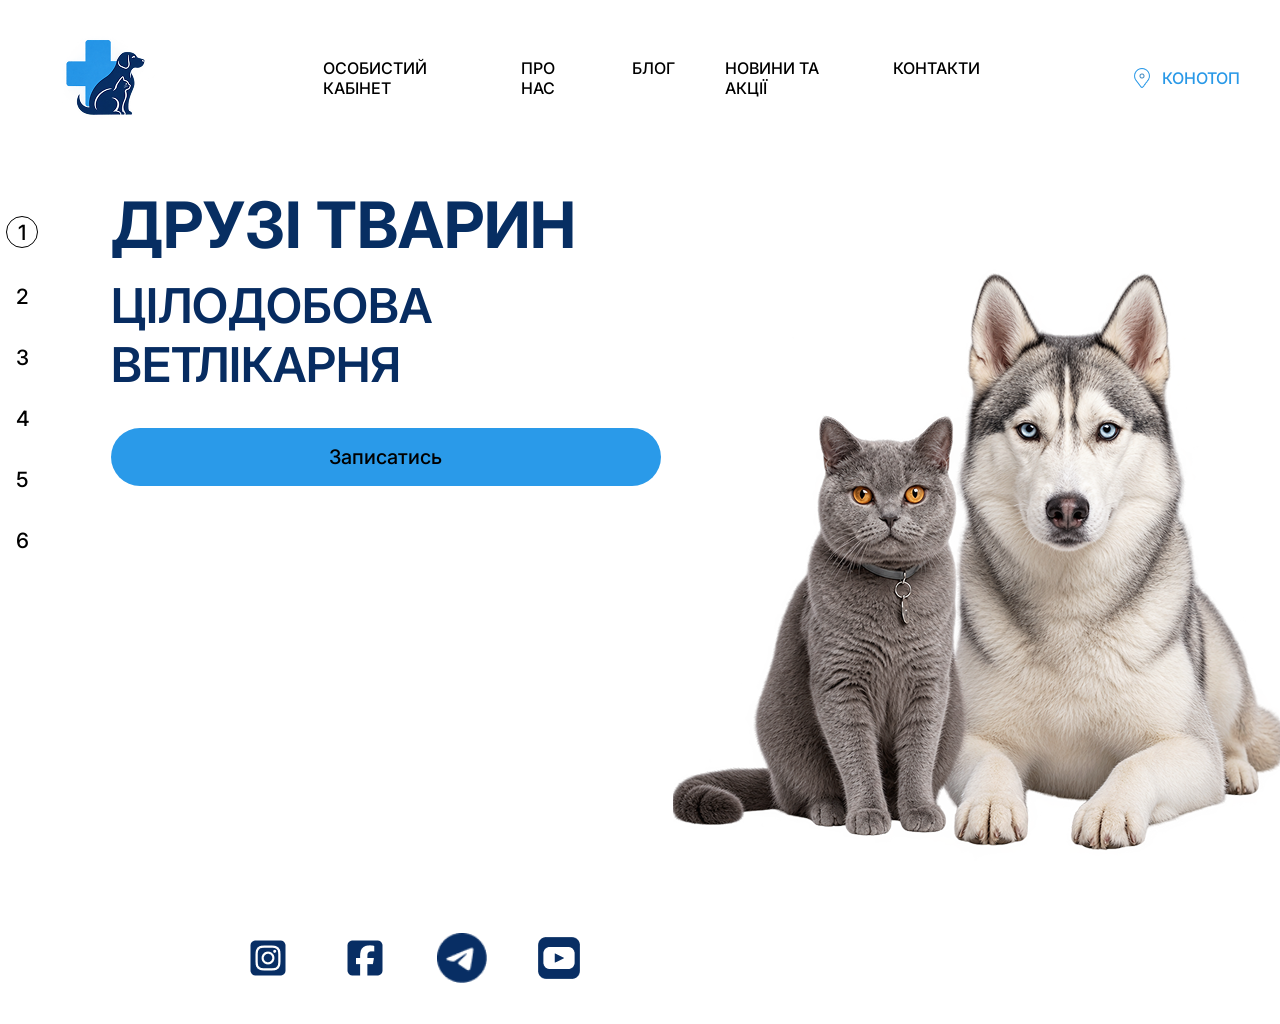
<file: index.html>
<!DOCTYPE html>
<html lang="uk">

<head>
  <meta charset="UTF-8">
  <meta name="google-site-verification" content="P6UcCsMy57W061qq0EUfcypQMmhn5MrNmylRjhuH7bE" />
  <meta name="viewport" content="width=device-width, initial-scale=1.0">
  <title>Головна | Друзі Тварин</title>
  <meta name="description"
    content="Цілодобова ветеринарна клініка в Конотопі. Професійний догляд за вашими улюбленцями.">
  <link href="https://fonts.googleapis.com/css2?family=Inter:wght@500;600;700&display=swap" rel="stylesheet">
  <link rel="stylesheet" href="style.css">
</head>

<body>
<script src="script/script.js"></script>
  <!-- Шапка сайту -->
  <header class="header">
    <div class="logo">
      <img src="logo.png" alt="Логотип Друзі Тварин">
    </div>
    <nav class="navigation">
      <ul>
        <li><a href="#">ОСОБИСТИЙ КАБІНЕТ</a></li>
        <li><a href="about.html">ПРО НАС</a></li>
        <li><a href="#">БЛОГ</a></li>
        <li><a href="#">НОВИНИ ТА АКЦІЇ</a></li>
        <li><a href="contacts.html">КОНТАКТИ</a></li>
      </ul>
    </nav>
  <div class="location">
    <img src="location-icon.png" alt="Іконка локації">
    <a href="#">КОНОТОП</a>
  </div>
  </header>

  <!-- Основний контент -->
  <main class="container">

<!-- Бокове меню (пагінація) -->
<aside class="sidebar">
  <nav>
    <ul>
      <li class="circle is-active"><a href="index.html">1</a></li>
      <li><a href="page2.html">2</a></li>
      <li><a href="about.html">3</a></li>
      <li><a href="contacts.html">4</a></li>
      <li><a href="recording.html">5</a></li>
      <li><a href="#">6</a></li>
    </ul>
  </nav>
</aside>

    <!-- Секція з текстом та фото (Hero) -->
    <section class="hero-section">
      <div class="text-content">
        <h1>ДРУЗІ ТВАРИН</h1>
        <h2>цілодобова<br>ветлікарня</h2>
        <a href="recording.html" class="btn-primary">Записатись</a>
      </div>
      <div class="image-content">
        <img src="cat-and-dog.png" alt="Собака та кіт">
      </div>
    </section>

  </main>

  <!-- Підвал із соцмережами -->
  <footer class="footer-socials">
<ul>
  <li><a href="https://www.instagram.com/" target="_blank"><img src="instagram-icon.png" alt="Instagram"></a></li>
  <li><a href="https://www.facebook.com/" target="_blank"><img src="facebook-icon.png" alt="Facebook"></a></li>
  <li><a href="https://t.me/" target="_blank"><img src="telegram-icon.png" alt="Telegram"></a></li>
  <li><a href="https://www.youtube.com/" target="_blank"><img src="youtube-icon.png" alt="YouTube"></a></li>
</ul>
  </footer>

</body>

</html>
</file>
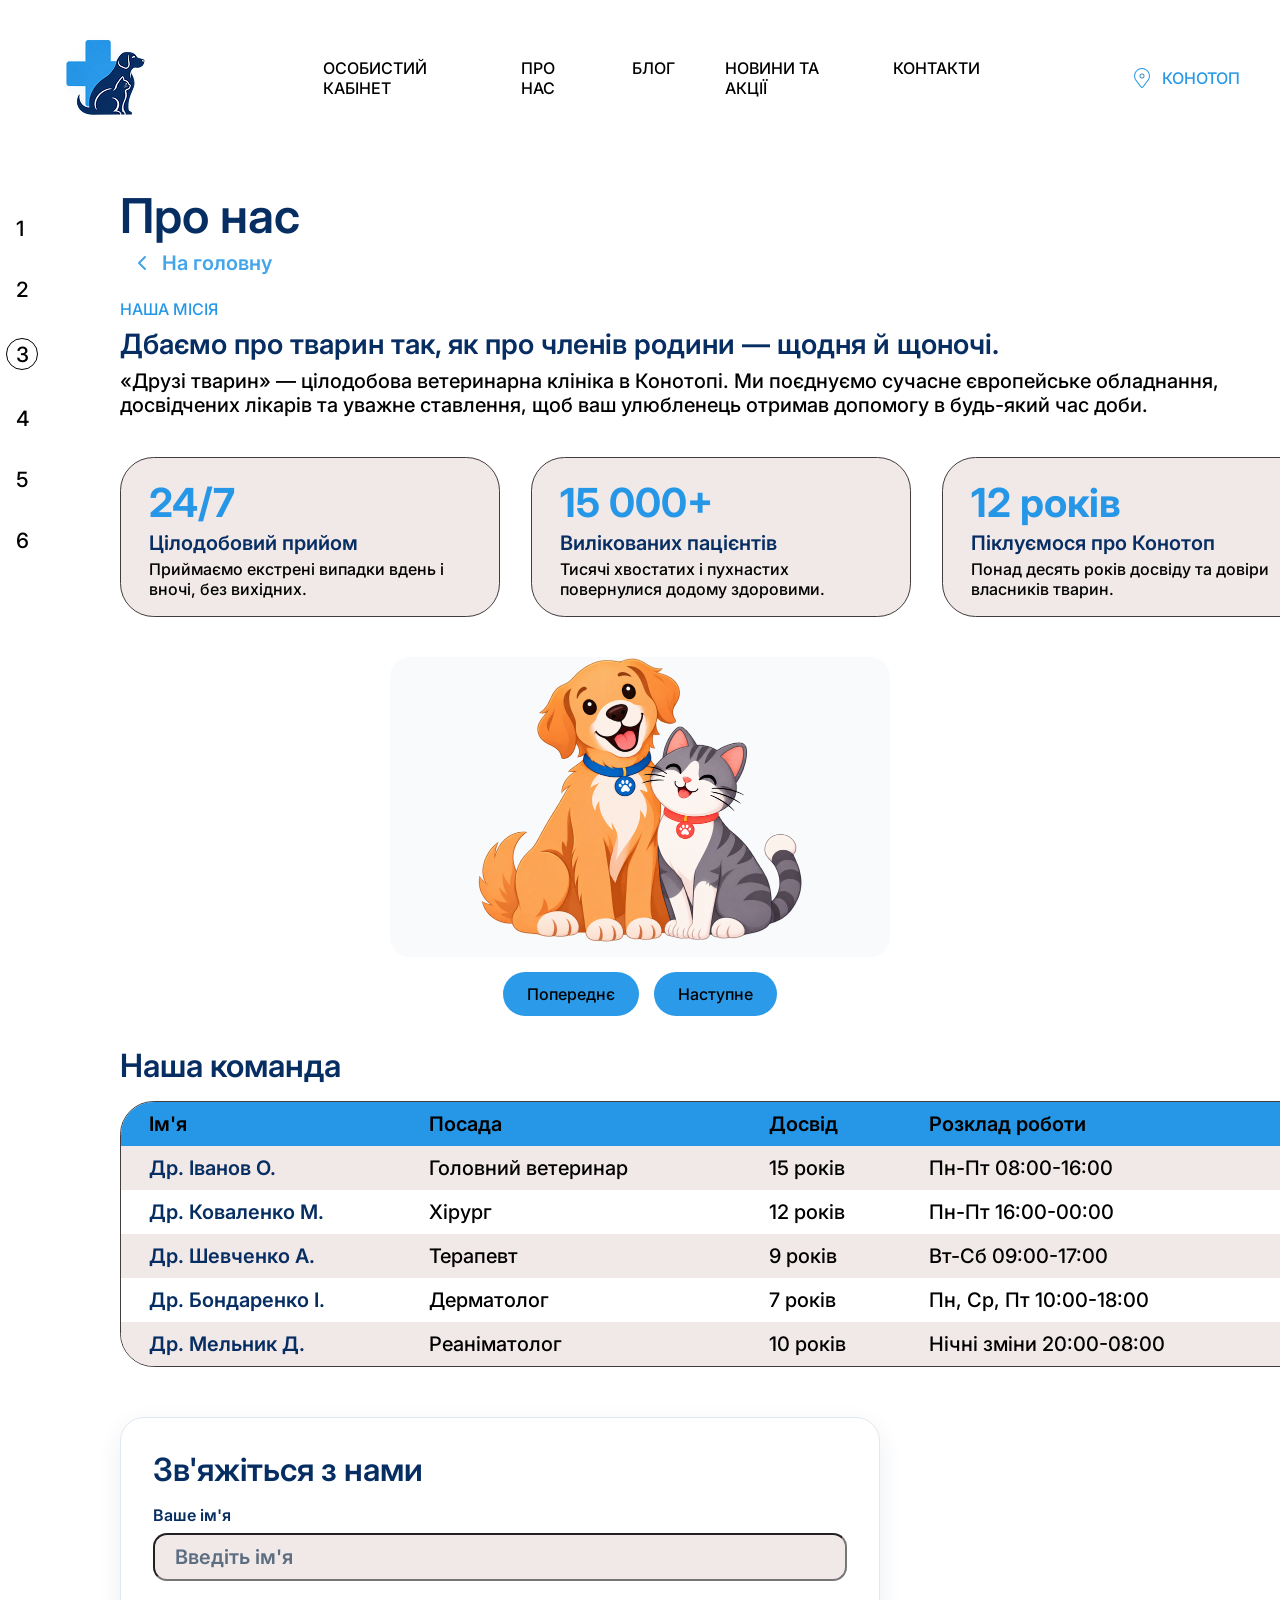
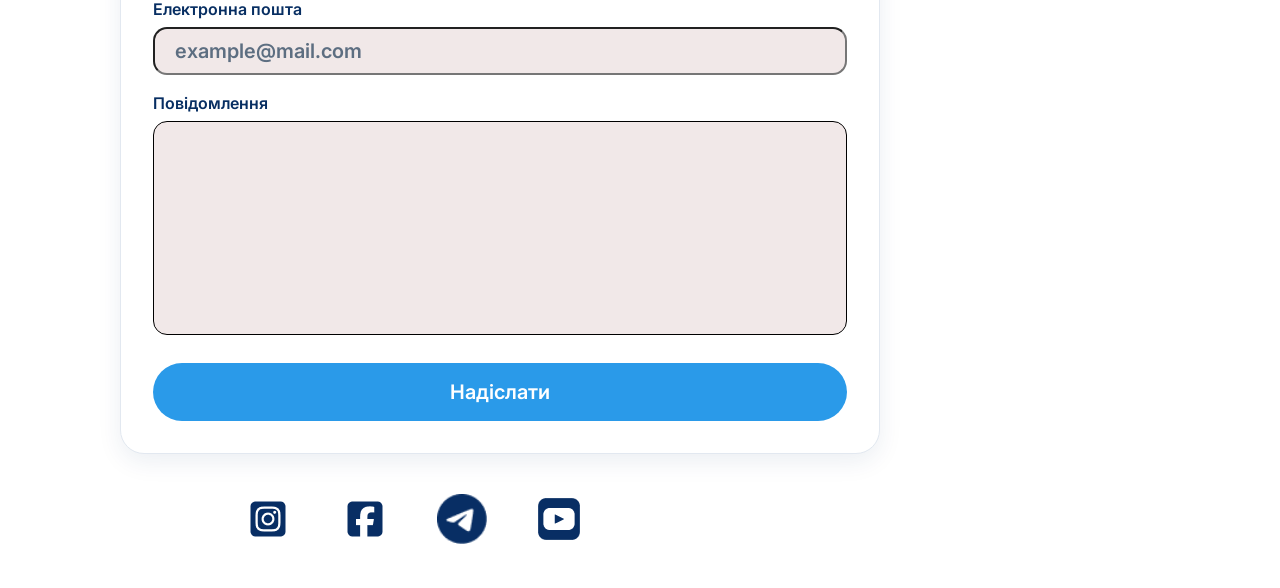
<file: about.html>
<!DOCTYPE html>
<html lang="uk">

<head>
  <meta charset="UTF-8">
  <meta name="viewport" content="width=device-width, initial-scale=1.0">
  <title>Про нас | Друзі Тварин</title>
  <link href="https://fonts.googleapis.com/css2?family=Inter:wght@500;600;700&display=swap" rel="stylesheet">
  <link rel="stylesheet" href="style.css">
</head>

<body>
<script src="script/script.js"></script>
  <!-- Шапка сайту (повністю ідентична головній сторінці) -->
  <header class="header">
    <div class="logo">
      <img src="logo.png" alt="Логотип Друзі Тварин">
    </div>
    <nav class="navigation">
      <ul>
        <li><a href="#">ОСОБИСТИЙ КАБІНЕТ</a></li>
        <li><a href="about.html">ПРО НАС</a></li>
        <li><a href="#">БЛОГ</a></li>
        <li><a href="#">НОВИНИ ТА АКЦІЇ</a></li>
        <li><a href="contacts.html">КОНТАКТИ</a></li>
      </ul>
    </nav>
    <div class="location">
      <img src="location-icon.png" alt="Іконка локації">
      <a href="#">КОНОТОП</a>
    </div>
  </header>

  <!-- Основний контент сторінки "Про нас" -->
  <main class="about-container">
<!-- Бокове меню (пагінація) -->
<aside class="sidebar">
  <nav>
    <ul>
      <li><a href="index.html">1</a></li>
      <li><a href="page2.html">2</a></li>
      <li class="circle is-active"><a href="about.html">3</a></li>
      <li><a href="contacts.html">4</a></li>
      <li><a href="recording.html">5</a></li>
      <li><a href="#">6</a></li>
    </ul>
  </nav>
</aside>
    <h1 class="page-title">Про нас</h1>

    <!-- Кнопка назад -->
    <a href="index.html" class="back-link">
      <!-- Векторна стрілочка з Figma -->
      <svg width="24" height="24" viewBox="0 0 24 24" fill="none" xmlns="http://www.w3.org/2000/svg">
        <path d="M15 18L9 12L15 6" stroke="#43A5EA" stroke-width="2" stroke-linecap="round" stroke-linejoin="round" />
      </svg>
      На головну
    </a>

    <!-- Секція: Наша місія -->
    <section class="mission-section">
      <span class="mission-label">НАША МІСІЯ</span>
      <h2 class="mission-heading">Дбаємо про тварин так, як про членів родини — щодня й щоночі.</h2>
      <p class="mission-text">«Друзі тварин» — цілодобова ветеринарна клініка в Конотопі. Ми поєднуємо сучасне
        європейське обладнання, досвідчених лікарів та уважне ставлення, щоб ваш улюбленець отримав допомогу в будь-який
        час доби.</p>
    </section>

    <!-- Секція: Факти (3 картки) -->
    <section class="facts-section">
      <div class="fact-card">
        <span class="fact-num">24/7</span>
        <h3 class="fact-title">Цілодобовий прийом</h3>
        <p class="fact-desc">Приймаємо екстрені випадки вдень і вночі, без вихідних.</p>
      </div>
      <div class="fact-card">
        <span class="fact-num">15 000+</span>
        <h3 class="fact-title">Вилікованих пацієнтів</h3>
        <p class="fact-desc">Тисячі хвостатих і пухнастих повернулися додому здоровими.</p>
      </div>
      <div class="fact-card">
        <span class="fact-num">12 років</span>
        <h3 class="fact-title">Піклуємося про Конотоп</h3>
        <p class="fact-desc">Понад десять років досвіду та довіри власників тварин.</p>
      </div>
    </section>
<!-- Інтерактивний слайдер  -->
<div class="slider-container">
  <div id="imageSlider">
    <img src="image1.png" alt="Песик та котик" class="slide">
    <img src="image2.png" alt="Ветеринар з собакою" class="slide">
    <img src="image3.png" alt="Ветеринарна аптечка" class="slide">
  </div>

  <div class="slider-controls">
    <button id="prevBtn" type="button" class="btn-primary">Попереднє</button>
    <button id="nextBtn" type="button" class="btn-primary">Наступне</button>
  </div>
</div>
    <!-- Секція: Команда  -->
    <section class="team-section">
      <h2 class="team-heading">Наша команда</h2>
      <table class="team-table">
        <thead>
          <tr>
            <th>Ім'я</th>
            <th>Посада</th>
            <th>Досвід</th>
            <th>Розклад роботи</th>
          </tr>
        </thead>
        <tbody>
          <tr>
            <td class="doc-name">Др. Іванов О.</td>
            <td>Головний ветеринар</td>
            <td>15 років</td>
            <td>Пн-Пт 08:00-16:00</td>
          </tr>
          <tr>
            <td class="doc-name">Др. Коваленко М.</td>
            <td>Хірург</td>
            <td>12 років</td>
            <td>Пн-Пт 16:00-00:00</td>
          </tr>
          <tr>
            <td class="doc-name">Др. Шевченко А.</td>
            <td>Терапевт</td>
            <td>9 років</td>
            <td>Вт-Сб 09:00-17:00</td>
          </tr>
          <tr>
            <td class="doc-name">Др. Бондаренко І.</td>
            <td>Дерматолог</td>
            <td>7 років</td>
            <td>Пн, Ср, Пт 10:00-18:00</td>
          </tr>
          <tr>
            <td class="doc-name">Др. Мельник Д.</td>
            <td>Реаніматолог</td>
            <td>10 років</td>
            <td>Нічні зміни 20:00-08:00</td>
          </tr>
        </tbody>
      </table>
    </section>
<section class="contact-us-box">
  <h2 class="team-heading">Зв'яжіться з нами</h2>
  <form id="contactForm" class="contact-us-form">
    <div class="form-group">
      <label for="name">Ваше ім'я</label>
      <input type="text" id="name" name="name" class="form-field" placeholder="Введіть ім'я" required>
    </div>
    <div class="form-group">
      <label for="email">Електронна пошта</label>
      <input type="email" id="email" name="email" class="form-field" placeholder="example@mail.com" required>
    </div>
    <div class="form-group">
      <label for="message">Повідомлення</label>
      <textarea id="message" name="message" class="form-field field-problem" required></textarea>
    </div>
    <button type="submit" class="btn-primary submit-btn">Надіслати</button>
  </form>
</section>
  </main>

  <!-- Підвал із соцмережами -->
  <footer class="footer-socials about-footer">
<ul>
  <li><a href="https://www.instagram.com/" target="_blank"><img src="instagram-icon.png" alt="Instagram"></a></li>
  <li><a href="https://www.facebook.com/" target="_blank"><img src="facebook-icon.png" alt="Facebook"></a></li>
  <li><a href="https://t.me/" target="_blank"><img src="telegram-icon.png" alt="Telegram"></a></li>
  <li><a href="https://www.youtube.com/" target="_blank"><img src="youtube-icon.png" alt="YouTube"></a></li>
</ul>
  </footer>

</body>

</html>
</file>
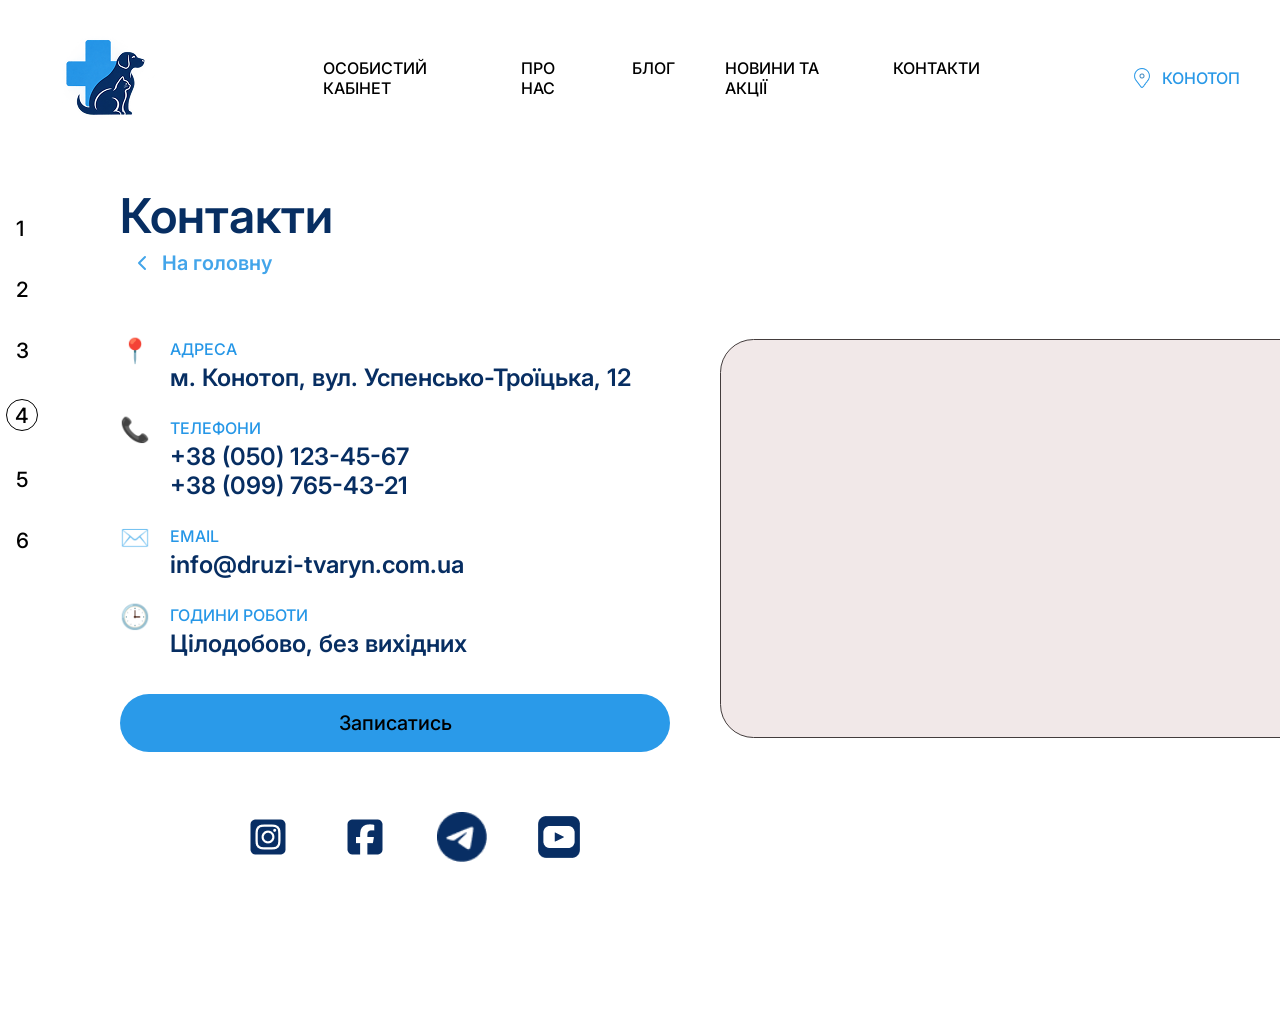
<file: contacts.html>
<!DOCTYPE html>
<html lang="uk">

<head>
  <meta charset="UTF-8">
  <meta name="viewport" content="width=device-width, initial-scale=1.0">
  <title>Контакти | Друзі Тварин</title>
  <link href="https://fonts.googleapis.com/css2?family=Inter:wght@500;600;700&display=swap" rel="stylesheet">
  <link rel="stylesheet" href="style.css">
</head>

<body>
<script src="script/script.js"></script>
  <!-- Шапка сайту -->
  <header class="header">
    <div class="logo">
      <img src="logo.png" alt="Логотип Друзі Тварин">
    </div>
    <nav class="navigation">
      <ul>
        <li><a href="#">ОСОБИСТИЙ КАБІНЕТ</a></li>
        <li><a href="about.html">ПРО НАС</a></li>
        <li><a href="#">БЛОГ</a></li>
        <li><a href="#">НОВИНИ ТА АКЦІЇ</a></li>
        <li><a href="contacts.html">КОНТАКТИ</a></li>
      </ul>
    </nav>
    <div class="location">
      <img src="location-icon.png" alt="Іконка локації">
      <a href="#">КОНОТОП</a>
    </div>
  </header>

  <!-- Основний контент сторінки "Контакти" -->
  <main class="contacts-container">
<!-- Бокове меню (пагінація) -->
<aside class="sidebar">
  <nav>
    <ul>
      <li><a href="index.html">1</a></li>
      <li><a href="page2.html">2</a></li>
      <li><a href="about.html">3</a></li>
      <li class="circle is-active"><a href="contacts.html">4</a></li>
      <li><a href="recording.html">5</a></li>
      <li><a href="#">6</a></li>
    </ul>
  </nav>
</aside>
    <h1 class="page-title">Контакти</h1>

    <!-- Кнопка назад -->
    <a href="index.html" class="back-link">
      <svg width="24" height="24" viewBox="0 0 24 24" fill="none" xmlns="http://www.w3.org/2000/svg">
        <path d="M15 18L9 12L15 6" stroke="#43A5EA" stroke-width="2" stroke-linecap="round" stroke-linejoin="round" />
      </svg>
      На головну
    </a>

    <!-- Блок із контактами та картою -->
    <div class="contacts-wrapper">

      <!-- Ліва колонка: Текстові контакти -->
      <address class="contacts-info">

        <div class="contact-item">
          <div class="contact-icon">📍</div>
          <div class="contact-text">
            <span class="contact-label">АДРЕСА</span>
            <span class="contact-value">м. Конотоп, вул. Успенсько-Троїцька, 12</span>
          </div>
        </div>

        <div class="contact-item">
          <div class="contact-icon">📞</div>
          <div class="contact-text">
            <span class="contact-label">ТЕЛЕФОНИ</span>
            <span class="contact-value">+38 (050) 123-45-67<br>+38 (099) 765-43-21</span>
          </div>
        </div>

        <div class="contact-item">
          <div class="contact-icon">✉️</div>
          <div class="contact-text">
            <span class="contact-label">EMAIL</span>
            <span class="contact-value">info@druzi-tvaryn.com.ua</span>
          </div>
        </div>

        <div class="contact-item">
          <div class="contact-icon">🕒</div>
          <div class="contact-text">
            <span class="contact-label">ГОДИНИ РОБОТИ</span>
            <span class="contact-value">Цілодобово, без вихідних</span>
          </div>
        </div>

        <a href="recording.html" class="btn-primary contacts-btn">Записатись</a>

      </address>

      <!-- Права колонка: Інтерактивна карта (Google Maps) -->
      <div class="contacts-map">
      <iframe src="https://www.google.com/maps?q=Конотоп&output=embed" style="border:0; width:100%; height:100%;"
        allowfullscreen="" loading="lazy" referrerpolicy="no-referrer-when-downgrade">
      </iframe>
      </div>

    </div>

  </main>

  <!-- Підвал із соцмережами -->
  <footer class="footer-socials contacts-footer">
  <ul>
    <li><a href="https://www.instagram.com/" target="_blank"><img src="instagram-icon.png" alt="Instagram"></a></li>
    <li><a href="https://www.facebook.com/" target="_blank"><img src="facebook-icon.png" alt="Facebook"></a></li>
    <li><a href="https://t.me/" target="_blank"><img src="telegram-icon.png" alt="Telegram"></a></li>
    <li><a href="https://www.youtube.com/" target="_blank"><img src="youtube-icon.png" alt="YouTube"></a></li>
  </ul>
  </footer>

</body>

</html>
</file>
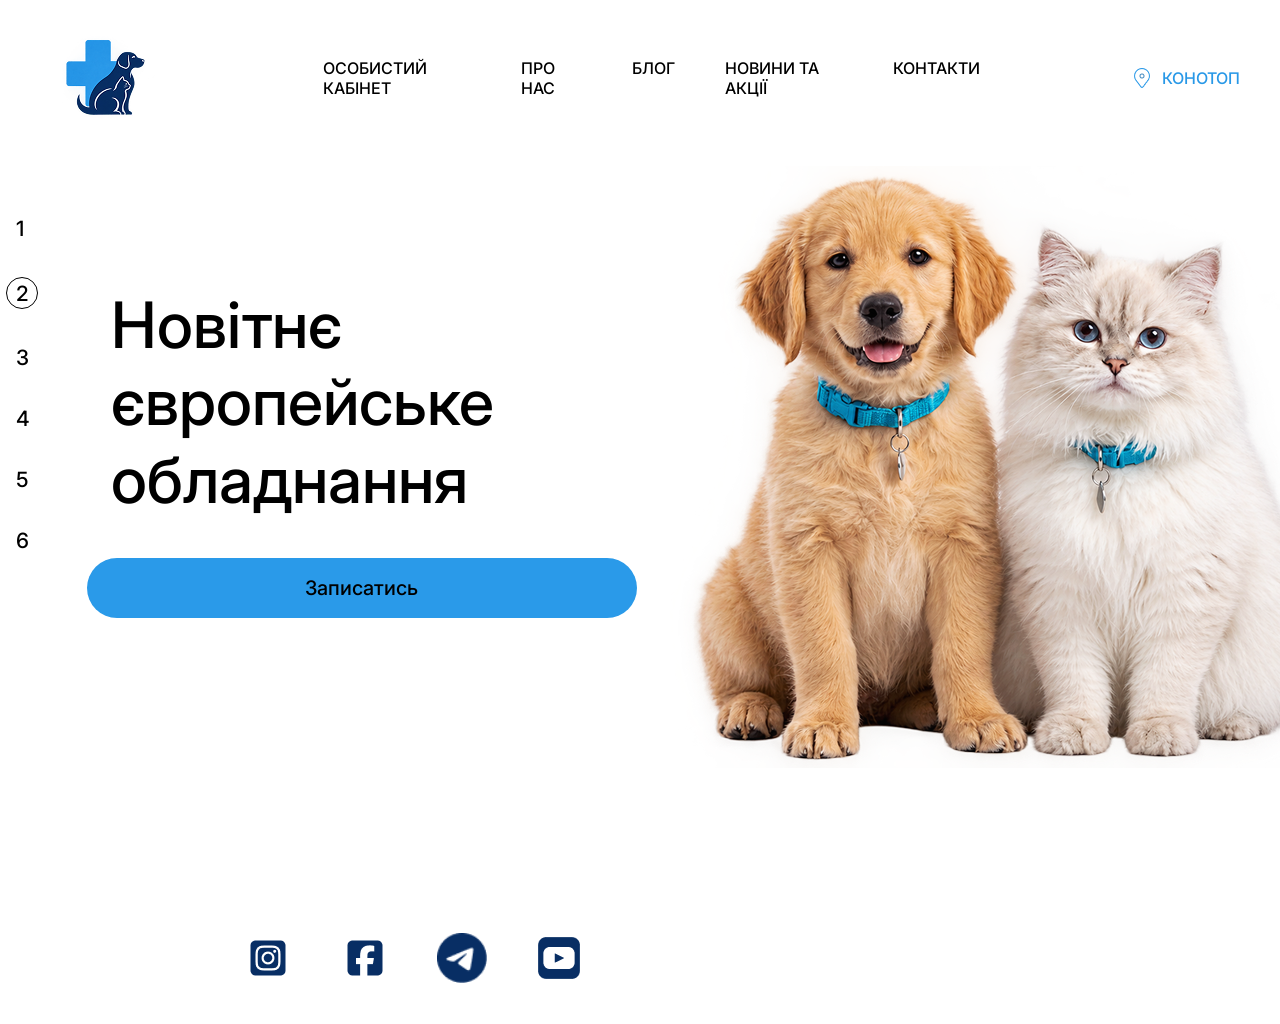
<file: page2.html>
<!DOCTYPE html>
<html lang="uk">

<head>
  <meta charset="UTF-8">
  <meta name="viewport" content="width=device-width, initial-scale=1.0">
  <title>Обладнання | Друзі Тварин</title>
  <link href="https://fonts.googleapis.com/css2?family=Inter:wght@500;600;700&display=swap" rel="stylesheet">
  <link rel="stylesheet" href="style.css">
</head>

<body>
<script src="script/script.js"></script>
  <!-- Шапка сайту -->
  <header class="header">
    <div class="logo">
      <img src="logo.png" alt="Логотип Друзі Тварин">
    </div>
    <nav class="navigation">
      <ul>
        <li><a href="#">ОСОБИСТИЙ КАБІНЕТ</a></li>
        <li><a href="about.html">ПРО НАС</a></li>
        <li><a href="#">БЛОГ</a></li>
        <li><a href="#">НОВИНИ ТА АКЦІЇ</a></li>
        <li><a href="contacts.html">КОНТАКТИ</a></li>
      </ul>
    </nav>
  <div class="location">
    <img src="location-icon.png" alt="Іконка локації">
    <a href="#">КОНОТОП</a>
  </div>
  </header>

  <!-- Основний контент -->
  <main class="container">

    <!-- Бокове меню (пагінація) -->
    <aside class="sidebar">
      <nav>
        <ul>
          <li><a href="index.html">1</a></li>
          <li class="circle is-active"><a href="page2.html">2</a></li>
          <li><a href="about.html">3</a></li>
          <li><a href="contacts.html">4</a></li>
          <li><a href="recording.html">5</a></li>
          <li><a href="#">6</a></li>
        </ul>
      </nav>
    </aside>

    <!-- Секція з текстом та фото (Обладнання) -->
    <section class="equipment-section">
      <div class="equipment-text">
        <h1>Новітнє<br>європейське<br>обладнання</h1>
        <a href="recording.html" class="btn-primary equipment-btn">Записатись</a>
      </div>
      <div class="equipment-image">
        <img src="cat-and-dog-2.png" alt="Цуценя та котик">
      </div>
    </section>

  </main>

  <!-- Підвал із соцмережами -->
  <footer class="footer-socials">
  <ul>
    <li><a href="https://www.instagram.com/" target="_blank"><img src="instagram-icon.png" alt="Instagram"></a></li>
    <li><a href="https://www.facebook.com/" target="_blank"><img src="facebook-icon.png" alt="Facebook"></a></li>
    <li><a href="https://t.me/" target="_blank"><img src="telegram-icon.png" alt="Telegram"></a></li>
    <li><a href="https://www.youtube.com/" target="_blank"><img src="youtube-icon.png" alt="YouTube"></a></li>
  </ul>
  </footer>

</body>

</html>
</file>
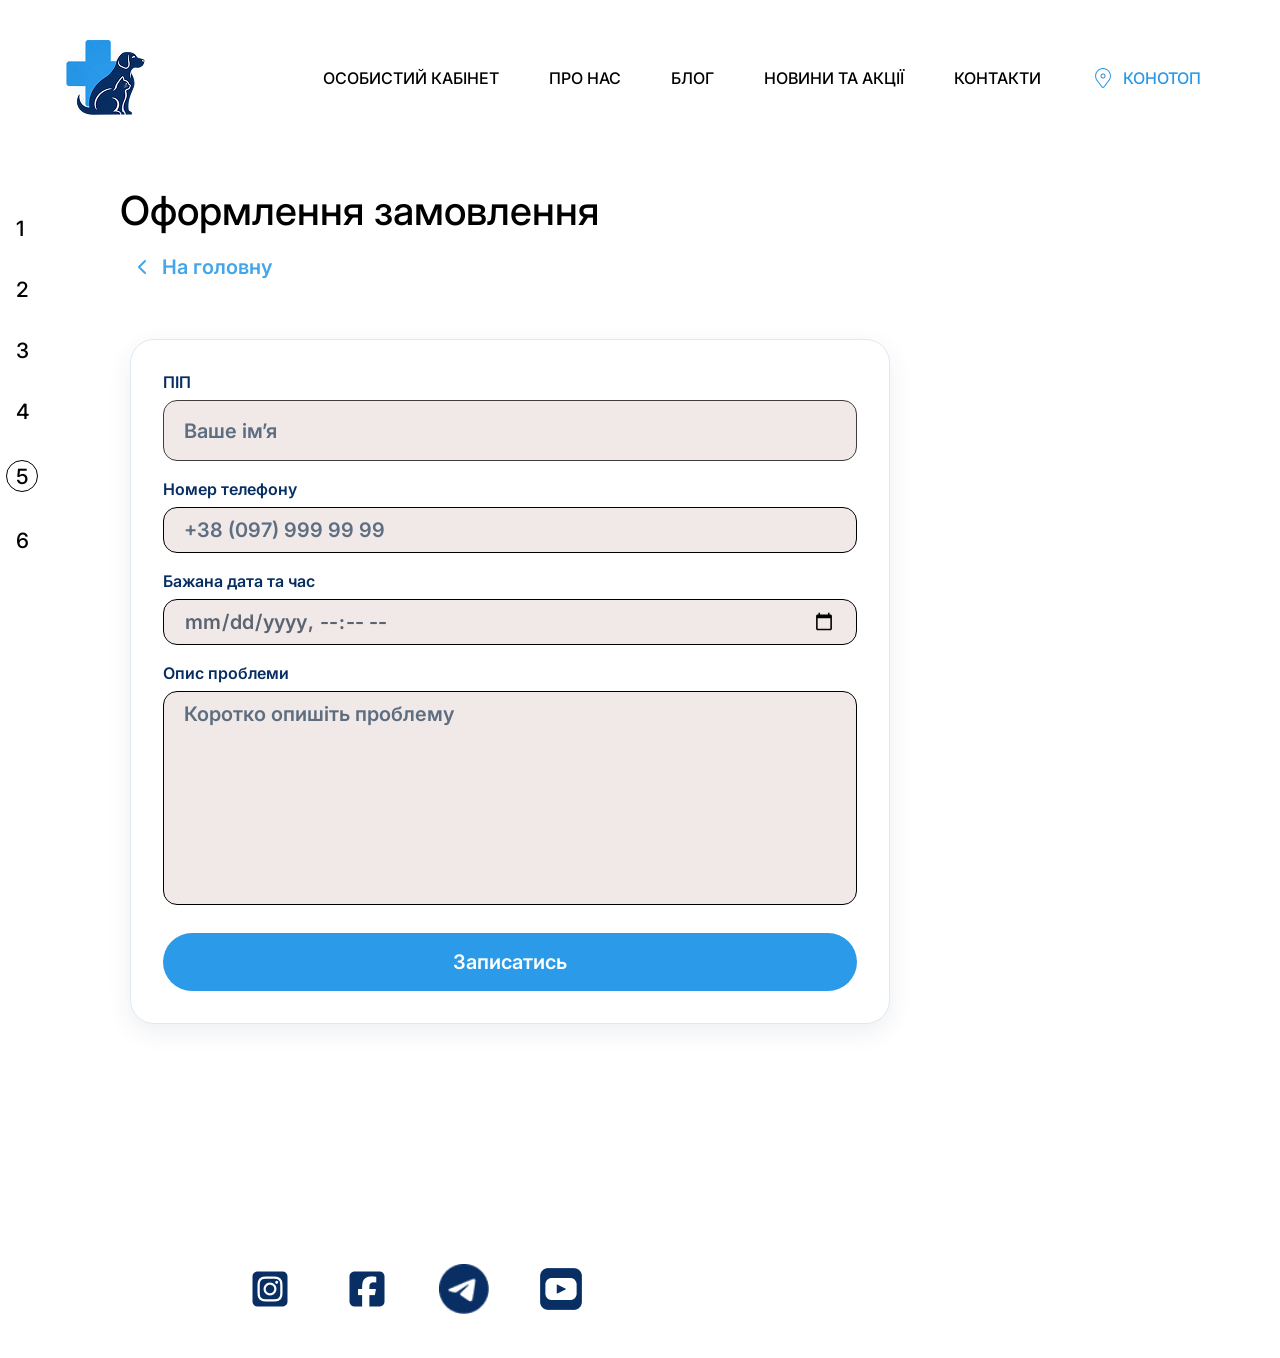
<file: recording.html>
<!DOCTYPE html>
<html lang="uk">

<head>
  <meta charset="UTF-8">
  <meta name="viewport" content="width=device-width, initial-scale=1.0">
  <title>Оформлення замовлення | Друзі Тварин</title>
  <link href="https://fonts.googleapis.com/css2?family=Inter:wght@500;600;700&display=swap" rel="stylesheet">
  <link rel="stylesheet" href="style.css">
</head>

<body>
<script src="script/script.js"></script>
  <!-- Шапка сайту -->
  <header class="header">
    <div class="logo">
      <img src="logo.png" alt="Логотип Друзі Тварин">
    </div>
    <div class="header-right">
      <nav class="navigation">
        <ul>
          <li><a href="#">ОСОБИСТИЙ КАБІНЕТ</a></li>
          <li><a href="about.html">ПРО НАС</a></li>
          <li><a href="#">БЛОГ</a></li>
          <li><a href="#">НОВИНИ ТА АКЦІЇ</a></li>
          <li><a href="contacts.html">КОНТАКТИ</a></li>
        </ul>
      </nav>
      <div class="location">
        <img src="location-icon.png" alt="Іконка локації">
        <a href="#">КОНОТОП</a>
      </div>
    </div>
  </header>

  <!-- Основний контент сторінки -->
  <main class="order-container">

    <!-- Бокове меню (пагінація, активний пункт 5) -->
    <aside class="sidebar">
      <nav>
        <ul>
          <li><a href="index.html">1</a></li>
          <li><a href="page2.html">2</a></li>
          <li><a href="about.html">3</a></li>
          <li><a href="contacts.html">4</a></li>
          <li class="circle is-active"><a href="recording.html">5</a></li>
          <li><a href="#">6</a></li>
        </ul>
      </nav>
    </aside>

    <!-- Заголовок сторінки та кнопка Назад -->
    <h1 class="page-title order-title">Оформлення замовлення</h1>

    <a href="index.html" class="back-link order-back">
      <svg width="24" height="24" viewBox="0 0 24 24" fill="none" xmlns="http://www.w3.org/2000/svg">
        <path d="M15 18L9 12L15 6" stroke="#43A5EA" stroke-width="2" stroke-linecap="round" stroke-linejoin="round" />
      </svg>
      На головну
    </a>

    <!-- Картка форми замовлення (Блокова модель) -->
    <div class="order-box">
      <form action="#" method="post" class="order-form">
    
        <div class="form-group">
          <label for="name">ПІП</label>
          <input type="text" name="name" id="name" class="form-field field-name" placeholder="Ваше ім’я" required>
        </div>
    
        <div class="form-group">
          <label for="phone">Номер телефону</label>
          <input type="tel" name="phone" id="phone" class="form-field field-time" placeholder="+38 (097) 999 99 99"
            required>
        </div>
    
        <div class="form-group">
          <label for="time">Бажана дата та час</label>
          <input type="datetime-local" name="time" id="time" class="form-field field-time" required>
        </div>
    
        <div class="form-group">
          <label for="problem">Опис проблеми</label>
          <textarea name="problem" id="problem" class="form-field field-problem" placeholder="Коротко опишіть проблему"
            required></textarea>
        </div>
    
        <button type="submit" class="btn-primary submit-btn">Записатись</button>
      </form>
    </div>

  </main>

  <!-- Підвал із соцмережами -->
  <footer class="footer-socials order-footer">
    <ul>
      <li><a href="https://www.instagram.com/" target="_blank"><img src="instagram-icon.png" alt="Instagram"></a></li>
      <li><a href="https://www.facebook.com/" target="_blank"><img src="facebook-icon.png" alt="Facebook"></a></li>
      <li><a href="https://t.me/" target="_blank"><img src="telegram-icon.png" alt="Telegram"></a></li>
      <li><a href="https://www.youtube.com/" target="_blank"><img src="youtube-icon.png" alt="YouTube"></a></li>
    </ul>
  </footer>

</body>

</html>
</file>
<file: style.css>
/* ==========================================================
   БАЗОВІ НАЛАШТУВАННЯ ТА ШРИФТИ
   ========================================================== */
@import url('https://fonts.googleapis.com/css2?family=Inter:wght@500;600;700&display=swap');

* {
  margin: 0;
  padding: 0;
  box-sizing: border-box;
}

body {
  font-family: 'Inter', sans-serif;
  background-color: #FFFFFF;
  color: #000000;
  max-width: 1440px;
  margin: 0 auto;
  min-height: 1024px;
  position: relative;
  overflow-x: hidden;
}

/* ==========================================================
   ШАПКА САЙТУ (HEADER) - СПІЛЬНА ДЛЯ ВСІХ СТОРІНОК
   ========================================================== */
.header {
  display: flex;
  justify-content: flex-start;
  /* Вирівнюємо весь вміст по лівому краю */
  align-items: center;
  padding: 26px 40px;
  width: 100%;
  gap: 150px;
  /* Збільшений відступ між логотипом та навігацією */
}

.logo img {
  width: 133px;
  height: 100px;
  object-fit: cover;
}

.header-right {
  display: flex;
  align-items: center;
  gap: 50px;
  /* Зменшений відступ між меню та іконкою локації */
}

.navigation ul {
  list-style-type: none;
  display: flex;
  gap: 50px;
}

.navigation a {
  text-decoration: none;
  font-size: 16px;
  font-weight: 500;
  color: #000000;
  text-transform: uppercase;
}

.navigation a:hover {
  color: #2697E7;
}

.location {
  display: flex;
  align-items: center;
  gap: 8px;
}

.location img {
  width: 24px;
  height: 24px;
}

.location a {
  text-decoration: none;
  font-size: 16px;
  font-weight: 500;
  color: #2898E7;
  text-transform: uppercase;
}

/* ==========================================================
   ПІДВАЛ ІЗ СОЦМЕРЕЖАМИ - СПІЛЬНИЙ КОД
   ========================================================== */
.footer-socials {
  position: absolute;
  bottom: 37px;
  left: 243px;
}

.footer-socials ul {
  list-style: none;
  display: flex;
  gap: 47px;
  align-items: center;
}

.footer-socials img {
  height: 50px;
  width: auto;
}

/* ==========================================================
   ОСНОВНИЙ КОНТЕНТ ТА БОКОВЕ МЕНЮ (СПІЛЬНЕ ДЛЯ СТОРІНОК З ЦИФРАМИ)
   ========================================================== */
.container {
  display: flex;
  padding-top: 30px;
  position: relative;
  width: 100%;
}

.sidebar {
  width: 120px;
  padding-left: 16px;
  padding-top: 30px;
  z-index: 10;
}

.sidebar nav ul {
  list-style: none;
  display: flex;
  flex-direction: column;
  gap: 36px;
  align-items: flex-start;
}

.sidebar a {
  text-decoration: none;
  font-size: 21px;
  font-weight: 500;
  color: #000000;
}

.circle.is-active {
  width: 32px;
  height: 32px;
  border: 1px solid #000000;
  border-radius: 50%;
  display: flex;
  justify-content: center;
  align-items: center;
  margin-left: -10px;
}

/* ==========================================================
   HERO СЕКЦІЯ (ГОЛОВНА СТОРІНКА)
   ========================================================== */
.hero-section {
  display: flex;
  width: 100%;
  justify-content: space-between;
}

.text-content {
  display: flex;
  flex-direction: column;
  gap: 14px;
  z-index: 2;
}

.text-content h1 {
  font-size: 64px;
  font-weight: 700;
  color: #072E62;
  line-height: 1.21;
}

.text-content h2 {
  font-size: 48px;
  font-weight: 600;
  color: #072C61;
  text-transform: uppercase;
  line-height: 1.21;
  margin-bottom: 20px;
}

/* СПІЛЬНА КНОПКА ЗАПИСАТИСЬ */
.btn-primary {
  display: flex;
  justify-content: center;
  align-items: center;
  width: 550px;
  height: 58px;
  background-color: #2A9AE9;
  color: #000000;
  text-decoration: none;
  font-size: 20px;
  font-weight: 500;
  border-radius: 33.5px;
  transition: background-color 0.2s ease;
  border: none;
  cursor: pointer;
  font-family: inherit;
}

.btn-primary:hover {
  background-color: #47ACF1;
}

.btn-primary:active {
  background-color: #1C78B9;
  border: 1.5px solid #000000;
}

.image-content {
  position: absolute;
  right: 0;
  top: 100px;
  z-index: 1;
}

.image-content img {
  width: 607px;
  height: auto;
}

/* ==========================================================
   СТОРІНКА "2 СТОРІНКА" (ОБЛАДНАННЯ)
   ========================================================== */
.equipment-section {
  display: flex;
  width: 100%;
  position: relative;
}

.equipment-text {
  display: flex;
  flex-direction: column;
  margin-top: 100px;
  z-index: 2;
}

.equipment-text h1 {
  font-size: 64px;
  font-weight: 500;
  color: #000000;
  line-height: 1.21;
  margin-bottom: 40px;
}

.equipment-btn {
  height: 60px;
  margin-left: -24px;
}

.equipment-image {
  position: absolute;
  right: -40px;
  top: -20px;
  z-index: 1;
}

.equipment-image img {
  width: 650px;
  height: auto;
}

/* ==========================================================
   СТОРІНКА "ПРО НАС" (ABOUT)
   ========================================================== */
.about-container {
  padding: 30px 120px 0 120px;
  position: relative;
  width: 100%;
}

.page-title {
  font-size: 48px;
  font-weight: 600;
  color: #072E62;
  margin-bottom: 6px;
}

.back-link {
  display: inline-flex;
  align-items: center;
  gap: 8px;
  font-size: 20px;
  font-weight: 600;
  color: #43A5EA;
  text-decoration: none;
  margin-left: 10px;
  margin-bottom: 24px;
}

.back-link:hover {
  color: #1D8CD7;
}
.mission-section {
  display: flex;
  flex-direction: column;
  gap: 8px;
  width: 1202px;
  margin-bottom: 16px;
  background: none;
}

.mission-label {
  font-size: 16px;
  font-weight: 500;
  color: #2697E7;
  text-transform: uppercase;
}

.mission-heading {
  font-size: 28px;
  font-weight: 600;
  color: #072E62;
  background: none;
}

.mission-text {
  font-size: 20px;
  font-weight: 500;
  color: #000000;
  background: none;
}

.facts-section {
  display: flex;
  gap: 31px;
  width: 1202px;
  margin-top: 40px;
  margin-bottom: 40px;
}

.fact-card {
  width: 380px;
  height: 160px;
  background-color: #F1E8E8;
  border: 1px solid #433C3C;
  border-radius: 33.5px;
  padding: 20px 28px;
  display: flex;
  flex-direction: column;
  gap: 4px;
}

.fact-num {
  font-size: 40px;
  font-weight: 700;
  color: #2697E7;
}

.fact-title {
  font-size: 20px;
  font-weight: 600;
  color: #072E62;
}

.fact-desc {
  font-size: 16px;
  font-weight: 500;
  color: #000000;
}

.team-section {
  width: 1202px;
}

.team-heading {
  font-size: 32px;
  font-weight: 600;
  color: #072E62;
  margin-bottom: 16px;
}

.team-table {
  width: 100%;
  border-collapse: separate;
  border-spacing: 0;
  border: 1px solid #433C3C;
  border-radius: 33.5px;
  overflow: hidden;
  background-color: #FFFFFF;
}

.team-table th,
.team-table td {
  height: 44px;
  padding: 0 16px 0 28px;
  text-align: left;
  font-size: 20px;
  color: #000000;
  font-weight: 500;
}

.team-table thead th {
  background-color: #2697E7 !important;
  font-weight: 600;
}

.team-table tbody tr:nth-child(odd) {
  background-color: #F1E8E8;
}

.team-table tbody tr:nth-child(even) {
  background-color: #FFFFFF;
}

.team-table tbody tr:hover {
  background-color: #e6e6e6;
}

.team-table .doc-name {
  font-weight: 600;
  color: #072E62;
  width: 280px;
}

.team-table td:nth-child(2) {
  width: 340px;
}

.team-table td:nth-child(3) {
  width: 160px;
}

.team-table td:nth-child(4) {
  width: 420px;
}

.about-footer {
  position: relative;
  bottom: auto;
  left: auto;
  margin-top: 40px;
  margin-left: 243px;
  margin-bottom: 40px;
}


/* ==========================================================
   СТОРІНКА "КОНТАКТИ" (CONTACTS)
   ========================================================== */
.contacts-container {
  padding: 30px 120px 0 120px;
  position: relative;
  width: 100%;
}

.contacts-wrapper {
  display: flex;
  justify-content: space-between;
  align-items: flex-start;
  margin-top: 40px;
  width: 1202px;
}

.contacts-info {
  display: flex;
  flex-direction: column;
  gap: 26px;
  width: 560px;
  font-style: normal;
}

.contact-item {
  display: flex;
  gap: 20px;
  align-items: flex-start;
}

.contact-icon {
  font-size: 24px;
  line-height: 1;
}

.contact-text {
  display: flex;
  flex-direction: column;
  gap: 4px;
}

.contact-label {
  font-size: 16px;
  font-weight: 500;
  color: #2697E7;
  text-transform: uppercase;
}

.contact-value {
  font-size: 24px;
  font-weight: 600;
  color: #072E62;
}

.contacts-btn {
  margin-top: 10px;
}

/* Додано відносне позиціонування для iframe */
.contacts-map {
  width: 602px;
  height: 399px;
  border: 1px solid #433C3C;
  border-radius: 33.5px;
  overflow: hidden;
  background-color: #F1E8E8;
  position: relative;
}

.contacts-map iframe {
  position: absolute;
  top: 0;
  left: 0;
  width: 100%;
  height: 100%;
  border: none;
}

.contacts-footer {
  position: relative;
  bottom: auto;
  left: auto;
  margin-top: 60px;
  margin-left: 243px;
  margin-bottom: 40px;
}

/* ==========================================================
   СТОРІНКА "ОФОРМЛЕННЯ ЗАМОВЛЕННЯ" (RECORDING)
   ========================================================== */
.order-container {
  padding: 30px 120px 0 120px;
  position: relative;
  width: 100%;
  display: flex;
  flex-direction: column;
  align-items: flex-start;
}

.order-title {
  font-size: 40px;
  font-weight: 500;
  color: #000000;
  margin-bottom: 20px;
}

.order-back {
  margin-bottom: 50px;
}

/*  Форма  вертикальна (у стовпчик) */
.order-form {
  display: flex;
  flex-direction: column;
  gap: 20px;
  width: 965px;
  margin-left: 10px;
}
.form-field {
  width: 100%;
  background-color: #F1E8E8;
  border-radius: 14px;
  padding: 10px 20px;
  font-family: 'Inter', sans-serif;
  font-size: 20px;
  font-weight: 600;
  color: #5A6571;
  outline: none;
}

.form-field::placeholder {
  color: #5D6E81;
}

.field-name {
  height: 61px;
  border: 1px solid #433C3C;
}

.field-time {
  height: 46px;
  border: 1px solid #000000;
}

.field-problem {
  height: 214px;
  border: 1px solid #000000;
  resize: none;
}

.order-footer {
  position: relative;
  bottom: auto;
  left: auto;
  margin-top: 200px;
  margin-left: 245px;
  margin-bottom: 40px;
}
/* ==========================================================
   ПОЗИЦІОНУВАННЯ САЙДБАРУ НА ІНШИХ СТОРІНКАХ
   ========================================================== */
.about-container .sidebar,
.contacts-container .sidebar,
.order-container .sidebar {
  position: absolute;
  left: 0;
  top: 30px;
  /* Вирівнюємо цифри по висоті заголовка сторінки */
}
/* Кнопка відправки форми */
.submit-btn {
  margin-top: 10px;
  width: 350px;
  /* Зробимо її трохи меншою за основну кнопку на головній */
  align-self: flex-start;
  /* Вирівнюємо по лівому краю форми */
}
/* ==========================================================
   ЛАБОРАТОРНА РОБОТА №7: БЛОКОВА МОДЕЛЬ CSS ТА ФОРМИ
   ========================================================== */

/* Вирівнюємо сайдбар навпроти заголовка */
.about-container .sidebar,
.contacts-container .sidebar,
.order-container .sidebar {
  top: 30px;
}

/* Контейнер форми за блоковою моделлю (padding, border, margin, box-shadow) */
.order-box,
.contact-us-box {
  width: 100%;
  max-width: 760px;
  margin: 10px 0 40px 10px;
  padding: 32px;
  background-color: #FFFFFF;
  border: 1px solid #E2E8F0;
  border-radius: 24px;
  box-shadow: 0 8px 24px rgba(7, 46, 98, 0.08);
}

.contact-us-box {
  margin-top: 50px;
  margin-left: 0;
}

.order-form,
.contact-us-form {
  display: flex;
  flex-direction: column;
  gap: 18px;
  width: 100%;
  margin-left: 0;
}

.form-group {
  display: flex;
  flex-direction: column;
  width: 100%;
}

/* Блокова модель для label (display: block, margin-bottom) */
.form-group label {
  display: block;
  margin-bottom: 8px;
  font-size: 16px;
  font-weight: 600;
  color: #072E62;
}

/* Додаткові стилі та анімація при фокусі й наведенні (Завдання №2 Лаби №7) */
.form-field {
  transition: border-color 0.3s ease, box-shadow 0.3s ease, transform 0.2s ease;
}

.form-field:focus {
  border-color: #2697E7;
  box-shadow: 0 0 0 4px rgba(38, 151, 231, 0.2);
  background-color: #FFFFFF;
}

.submit-btn {
  width: 100%;
  margin-top: 10px;
  color: #FFFFFF;
  font-weight: 600;
  transition: background-color 0.3s ease, transform 0.25s ease, box-shadow 0.25s ease;
}

.submit-btn:hover {
  background-color: #1D8CD7;
  transform: translateY(-3px);
  box-shadow: 0 6px 16px rgba(38, 151, 231, 0.35);
}
/* =========================================
   СТИЛІ ДЛЯ СЛАЙДЕРА (Лабораторна 8-9)
   ========================================= */
.slider-container {
    width: 100%;
    max-width: 500px;
    margin: 30px auto;
    text-align: center;
}

#imageSlider {
    width: 100%;
    height: 300px; 
    display: flex;
    justify-content: center;
    align-items: center;
    overflow: hidden;
    border-radius: 20px;
    background-color: #F8FAFC;
    margin-bottom: 15px;
}

.slide {
    width: 100%;
    height: 100%;
    object-fit: contain; 
    display: none; 
}

.slide:first-child {
    display: block; /* Перша картинка видима одразу */
}

.slider-controls {
    display: flex;
    justify-content: center;
    gap: 15px;
}

.slider-controls button {
    width: auto;
    padding: 10px 24px;
    font-size: 16px;
    height: 44px;
    cursor: pointer;
}
/* =========================================
   СТИЛІ ДЛЯ СЛАЙДЕРА (Лабораторна 8-9)
   ========================================= */
.slider-container {
    width: 100%;
    max-width: 500px;
    margin: 30px auto;
    text-align: center;
}

#imageSlider {
    width: 100%;
    height: 300px; 
    display: flex;
    justify-content: center;
    align-items: center;
    overflow: hidden;
    border-radius: 20px;
    background-color: #F8FAFC;
    margin-bottom: 15px;
}

.slide {
    width: 100%;
    height: 100%;
    object-fit: contain; 
    display: none; 
}

.slide:first-child {
    display: block; /* Перша картинка видима одразу */
}

.slider-controls {
    display: flex;
    justify-content: center;
    gap: 15px;
}

.slider-controls button {
    width: auto;
    padding: 10px 24px;
    font-size: 16px;
    height: 44px;
    cursor: pointer;
}
/* =========================================
   СТИЛІ ДЛЯ СЛАЙДЕРА (Лабораторна 8-9)
   ========================================= */
.slider-container {
  width: 100%;
  max-width: 500px;
  margin: 30px auto;
  text-align: center;
}

#imageSlider {
  width: 100%;
  height: 300px;
  display: flex;
  justify-content: center;
  align-items: center;
  overflow: hidden;
  border-radius: 20px;
  background-color: #F8FAFC;
  margin-bottom: 15px;
}

.slide {
  width: 100%;
  height: 100%;
  object-fit: contain;
  display: none;
}

.slide:first-child {
  display: block;
  /* Перша картинка видима одразу */
}

.slider-controls {
  display: flex;
  justify-content: center;
  gap: 15px;
}

.slider-controls button {
  width: auto;
  padding: 10px 24px;
  font-size: 16px;
  height: 44px;
  cursor: pointer;
}
/* ==========================================================
   АДАПТИВНИЙ ДИЗАЙН ПІД МОБІЛЬНУ ВЕРСІЮ (MEDIA QUERIES)
   ========================================================== */

/* Планшети (до 1024px) */
@media (max-width: 1024px) {
  .header {
    gap: 30px;
    padding: 20px;
    flex-wrap: wrap;
    justify-content: space-between;
  }

  .navigation ul {
    gap: 20px;
    flex-wrap: wrap;
  }

  .about-container,
  .contacts-container,
  .order-container {
    padding: 30px 40px 0 80px;
  }

  .mission-section,
  .facts-section,
  .team-section,
  .contacts-wrapper,
  .order-form {
    width: 100%;
  }

  .facts-section {
    flex-wrap: wrap;
  }

  .fact-card {
    flex: 1 1 300px;
    width: auto;
  }

  .contacts-wrapper {
    flex-direction: column;
    gap: 30px;
  }

  .contacts-info,
  .contacts-map {
    width: 100%;
  }

  .image-content,
  .equipment-image {
    position: relative;
    top: 0;
    right: 0;
    margin-top: 30px;
  }

  .hero-section,
  .equipment-section {
    flex-direction: column;
    align-items: flex-start;
  }
}

/* ==========================================================
   ОНОВЛЕНИЙ МОБІЛЬНИЙ ДИЗАЙН (ДО 768px)
   ========================================================== */
@media (max-width: 768px) {
  body {
    min-height: auto;
    padding-bottom: 20px;
  }

 /* 1. Акуратна шапка (Ультракомпактна) */
 .header {
   display: flex;
   flex-direction: column;
   align-items: center;
   gap: 6px;
   /* Мінімальна відстань між елементами */
   padding: 8px 10px;
   /* Зменшили відступи зверху і знизу */
   background-color: #FFFFFF;
   border-bottom: 1px solid #F1E8E8;
 }

 .logo img {
   height: 50px;
   /* Жорстко обмежуємо висоту логотипа */
   width: auto;
   object-fit: contain;
 }

 .header-right {
   display: flex;
   flex-direction: column;
   align-items: center;
   gap: 8px;
   /* Менша відстань між меню і містом */
   width: 100%;
 }

  /* 2. Компактне меню (БЕЗ скролу) */
  .navigation {
    width: 100%;
    padding: 0;
  }

  .navigation ul {
    display: flex;
    flex-wrap: wrap;
    /* Дозволяє пунктам переноситись на новий рядок */
    justify-content: center;
    gap: 8px;
    width: 100%;
  }

  .navigation a {
    font-size: 13px;
    padding: 6px 12px;
    background-color: #F8FAFC;
    border: 1px solid #E2E8F0;
    border-radius: 16px;
    white-space: nowrap;
    /* Забороняє розрив слів усередині кнопок */
  }

  .location {
    gap: 6px;
    margin-top: 4px;
  }

  .location img {
    width: 18px;
    height: 18px;
  }

  .location a {
    font-size: 14px;
  }

  /* 3. Головний контент та відступи */
  .container,
  .about-container,
  .contacts-container,
  .order-container {
    flex-direction: column;
    padding: 20px 16px;
  }

  /* 4. Акуратні цифри-пагінація */
  .sidebar,
  .about-container .sidebar,
  .contacts-container .sidebar,
  .order-container .sidebar {
    position: static;
    width: 100%;
    padding: 0;
    margin-bottom: 24px;
  }

  .sidebar nav ul {
    flex-direction: row;
    justify-content: center;
    gap: 12px;
  }

  .sidebar a {
    font-size: 16px;
  }

  .circle.is-active {
    width: 32px;
    height: 32px;
    margin-left: 0;
  }

  /* 5. Тексти та заголовки */
  .text-content {
    align-items: center;
    text-align: center;
    gap: 12px;
  }

  .text-content h1,
  .equipment-text h1 {
    font-size: 32px;
    line-height: 1.25;
    margin-bottom: 4px;
  }

  .text-content h2 {
    font-size: 20px;
    margin-bottom: 16px;
  }

  .page-title,
  .order-title {
    font-size: 28px;
    margin-bottom: 12px;
  }

  .back-link {
    font-size: 16px;
    margin-bottom: 20px;
    margin-left: 0;
  }

  /* 6. Кнопки та картинки */
  .btn-primary,
  .equipment-btn,
  .submit-btn {
    width: 100%;
    max-width: 100%;
    height: 52px;
    font-size: 18px;
    margin: 0;
    border-radius: 16px;
  }

  .image-content,
  .equipment-image {
    position: static;
    width: 100%;
    display: flex;
    justify-content: center;
    margin-top: 30px;
  }

  .image-content img,
  .equipment-image img {
    width: 100%;
    max-width: 350px;
    height: auto;
  }

  /* 7. Картки, таблиця, форма */
  .mission-section {
    width: 100%;
  }

  .mission-heading {
    font-size: 22px;
  }

  .mission-text {
    font-size: 16px;
  }

  .facts-section {
    flex-direction: column;
    gap: 16px;
    width: 100%;
    margin: 24px 0;
  }

  .fact-card {
    width: 100%;
    height: auto;
    padding: 20px;
    border-radius: 20px;
  }

  .fact-num {
    font-size: 32px;
  }

  .fact-title {
    font-size: 18px;
  }

  .team-section {
    width: 100%;
    overflow-x: auto;
  }

  .team-heading {
    font-size: 24px;
  }

  .team-table {
    border-radius: 16px;
  }

  .team-table th,
  .team-table td {
    font-size: 14px;
    padding: 10px 12px;
    height: 40px;
    white-space: nowrap;
  }

  .contacts-wrapper {
    flex-direction: column;
    gap: 24px;
    width: 100%;
    margin-top: 20px;
  }

  .contacts-info {
    width: 100%;
    gap: 16px;
  }

  .contact-value {
    font-size: 20px;
  }

  .contacts-map {
    width: 100%;
    height: 280px;
    border-radius: 20px;
  }

  .order-box,
  .contact-us-box {
    padding: 24px 16px;
    border-radius: 18px;
    margin: 10px 0 24px 0;
  }

  .form-field {
    font-size: 16px;
    padding: 12px 16px;
  }

  .field-name,
  .field-time {
    height: 50px;
  }

  .field-problem {
    height: 140px;
  }

  /* 8. Соцмережі */
  .footer-socials,
  .about-footer,
  .contacts-footer,
  .order-footer {
    position: static;
    margin: 30px 0 10px 0;
    display: flex;
    justify-content: center;
    width: 100%;
  }

  .footer-socials ul {
    gap: 24px;
  }

  .footer-socials img {
    height: 40px;
  }
}
</file>
